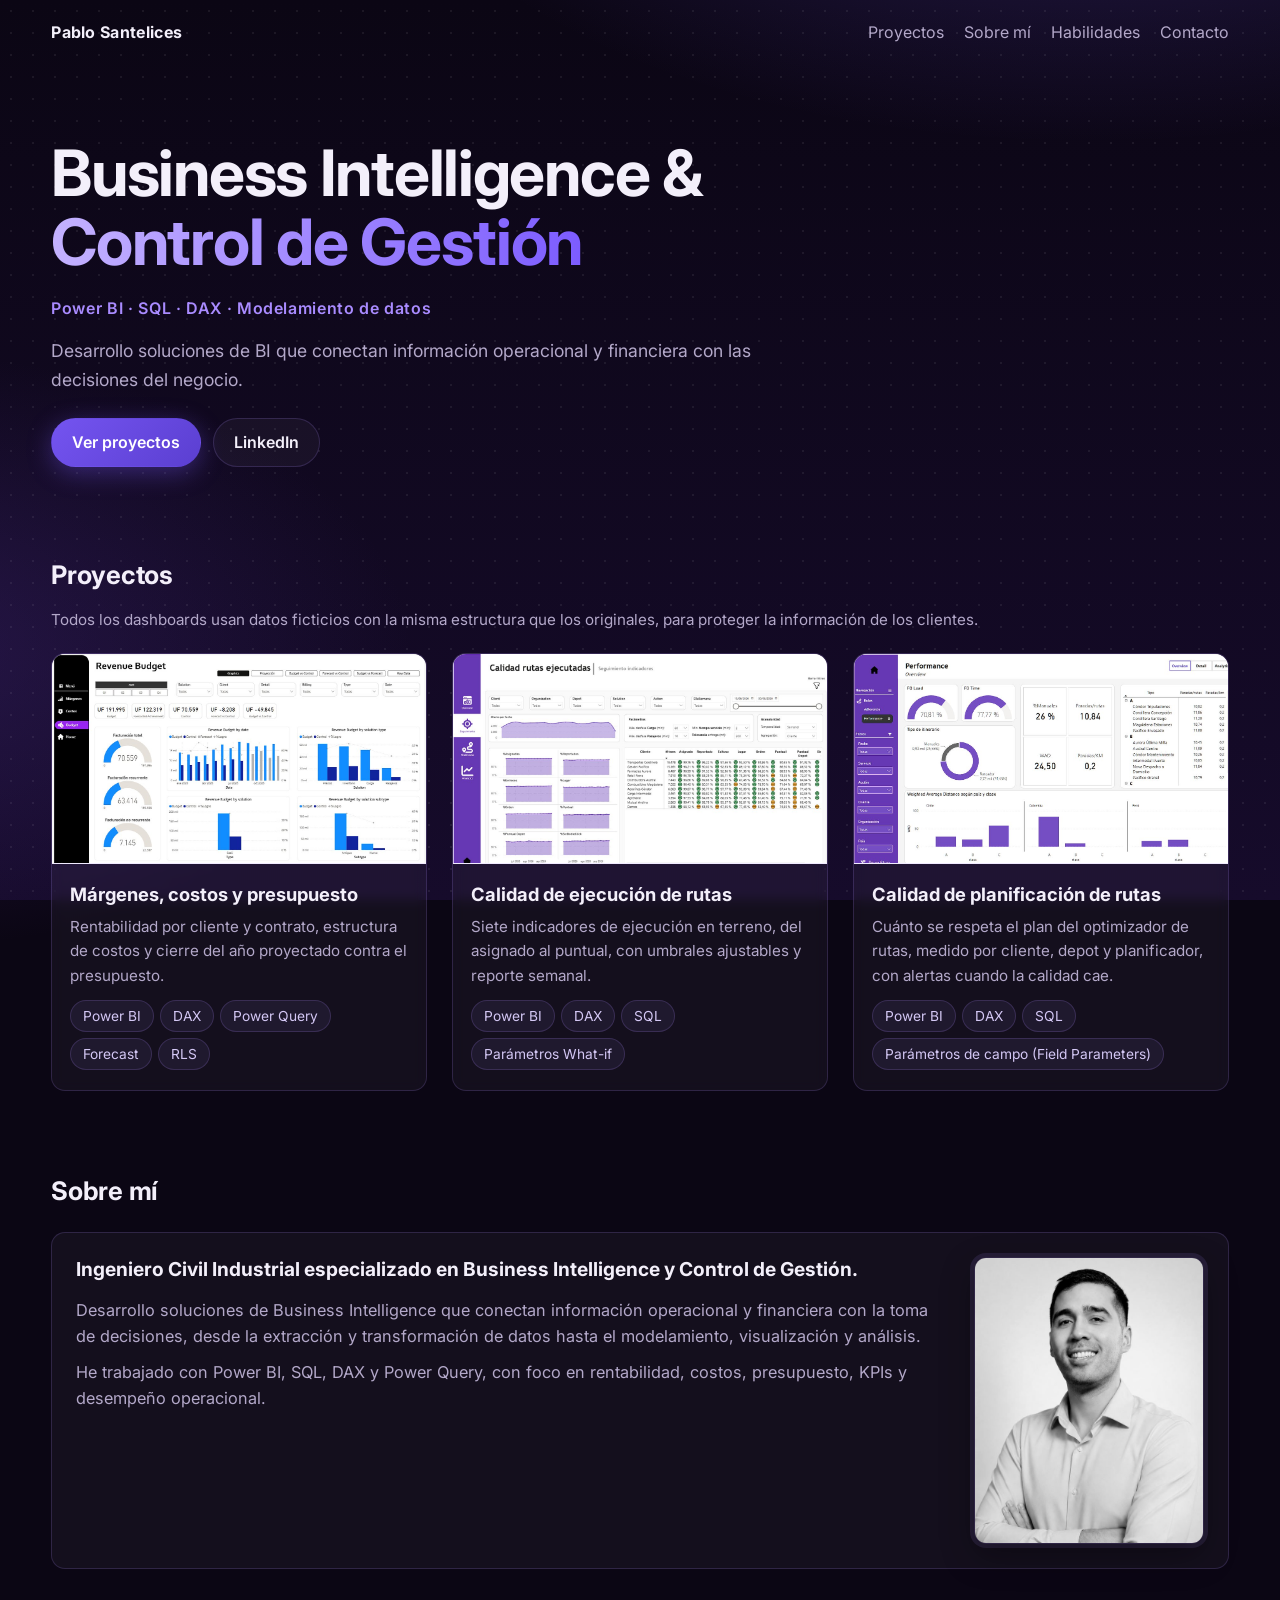
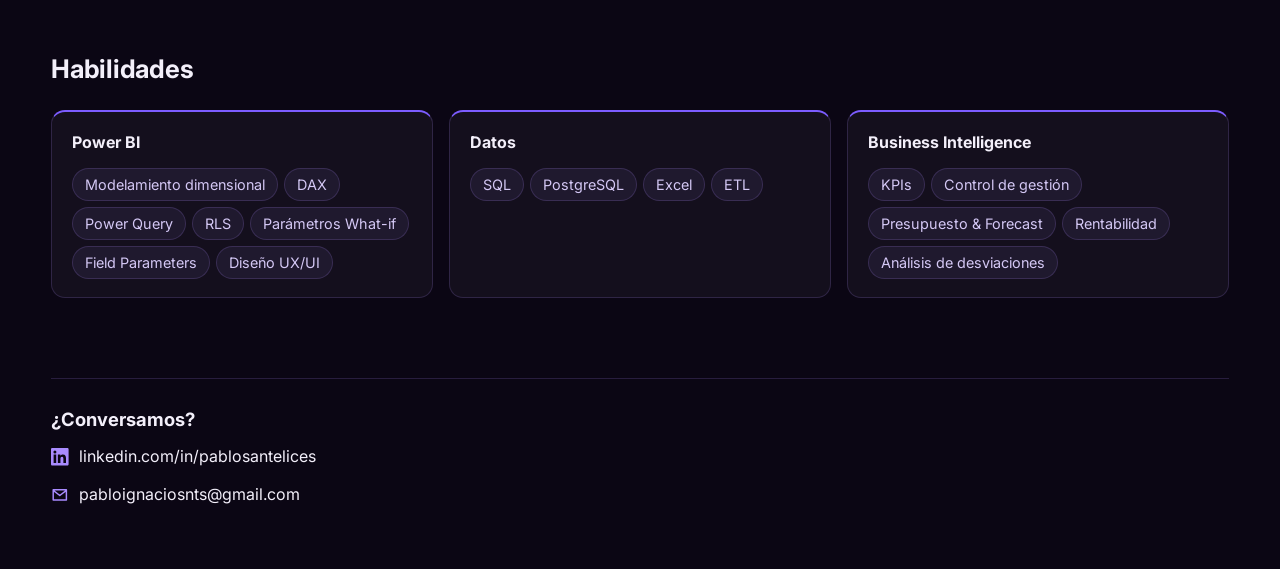
<file: index.html>
<!doctype html>
<html lang="es">
<head>
  <meta charset="utf-8">
  <meta name="viewport" content="width=device-width, initial-scale=1">
  <title>Pablo Santelices · Portafolio BI</title>
  <meta name="description" content="Pablo Santelices, Ingeniero Civil Industrial. Soluciones de Business Intelligence y Control de Gestión con Power BI, SQL y DAX.">
  <link rel="icon" href="assets/img/favicon.svg" type="image/svg+xml">
  <meta property="og:type" content="website">
  <meta property="og:title" content="Pablo Santelices · Business Intelligence & Control de Gestión">
  <meta property="og:description" content="Soluciones de BI que conectan información operacional y financiera con las decisiones del negocio. Power BI · SQL · DAX.">
  <meta property="og:image" content="https://psvntelices.github.io/portafolio_BI/assets/img/og-portada.jpg">
  <meta property="og:url" content="https://psvntelices.github.io/portafolio_BI/">
  <meta name="twitter:card" content="summary_large_image">
  <link rel="preconnect" href="https://fonts.googleapis.com">
  <link href="https://fonts.googleapis.com/css2?family=Inter:wght@400;600;700&display=swap" rel="stylesheet">
  <link rel="stylesheet" href="assets/style.css?v=15">
</head>
<body>
  <div class="wrap">
    <nav class="nav">
      <a class="logo" href="./">Pablo Santelices</a>
      <ul>
        <li><a href="#proyectos">Proyectos</a></li>
        <li><a href="#sobre-mi">Sobre mí</a></li>
        <li><a href="#habilidades">Habilidades</a></li>
        <li><a href="#contacto">Contacto</a></li>
      </ul>
    </nav>

    <main>
    <header class="hero">
      <h1>Business Intelligence&nbsp;&amp;<br><span class="hl">Control de Gestión</span></h1>
      <p class="stack">Power BI · SQL · DAX · Modelamiento&nbsp;de&nbsp;datos</p>
      <p>Desarrollo soluciones de BI que conectan información operacional y financiera con las decisiones del negocio.</p>
      <div class="buttons">
        <a class="btn primary" href="#proyectos">Ver proyectos</a>
        <a class="btn" href="https://www.linkedin.com/in/pablosantelices" target="_blank" rel="noopener">LinkedIn</a>
      </div>
    </header>

    <section id="proyectos">
      <h2>Proyectos</h2>
      <p class="section-note">Todos los dashboards usan datos ficticios con la misma estructura que los originales, para proteger la información de los clientes.</p>
      <div class="grid">

        <a class="card" href="proyectos/margenes.html">
          <img src="assets/img/card-margenes.jpg" alt="Vista Revenue Budget del dashboard de márgenes, costos y presupuesto" loading="lazy">
          <div class="body">
            <h3>Márgenes, costos y presupuesto</h3>
            <p>Rentabilidad por cliente y contrato, estructura de costos y cierre del año proyectado contra el presupuesto.</p>
            <ul class="tags"><li>Power BI</li><li>DAX</li><li>Power Query</li><li>Forecast</li><li>RLS</li></ul>
          </div>
        </a>

        <a class="card" href="proyectos/entrega-perfecta.html">
          <img src="assets/img/card-ejecucion.jpg" alt="Vista de seguimiento de indicadores del dashboard de calidad de ejecución de rutas" loading="lazy">
          <div class="body">
            <h3>Calidad de ejecución de rutas</h3>
            <p>Siete indicadores de ejecución en terreno, del asignado al puntual, con umbrales ajustables y reporte semanal.</p>
            <ul class="tags"><li>Power BI</li><li>DAX</li><li>SQL</li><li>Parámetros What-if</li></ul>
          </div>
        </a>

        <a class="card" href="proyectos/adherencia.html">
          <img src="assets/img/card-planificacion.jpg" alt="Vista Performance del dashboard de calidad de planificación de rutas" loading="lazy">
          <div class="body">
            <h3>Calidad de planificación de rutas</h3>
            <p>Cuánto se respeta el plan del optimizador de rutas, medido por cliente, depot y planificador, con alertas cuando la calidad cae.</p>
            <ul class="tags"><li>Power BI</li><li>DAX</li><li>SQL</li><li>Parámetros&nbsp;de&nbsp;campo (Field&nbsp;Parameters)</li></ul>
          </div>
        </a>

      </div>
    </section>

    <section id="sobre-mi">
      <h2>Sobre mí</h2>
      <div class="about">
        <img class="about-photo" src="assets/img/pablo-bn.jpg" alt="Foto de Pablo Santelices" width="600" height="750" loading="lazy">
        <div class="about-text">
        <p class="about-lead">Ingeniero Civil Industrial especializado en Business Intelligence y Control de Gestión.</p>
        <p>Desarrollo soluciones de Business Intelligence que conectan información operacional y financiera con la toma de decisiones, desde la extracción y transformación de datos hasta el modelamiento, visualización y análisis.</p>
        <p>He trabajado con Power BI, SQL, DAX y Power Query, con foco en rentabilidad, costos, presupuesto, KPIs y desempeño operacional.</p>
        </div>
      </div>
    </section>

    <section id="habilidades">
      <h2>Habilidades</h2>
      <div class="skills skill-groups">
        <div><h3>Power BI</h3><ul class="tags"><li>Modelamiento dimensional</li><li>DAX</li><li>Power Query</li><li>RLS</li><li>Parámetros What-if</li><li>Field Parameters</li><li>Diseño UX/UI</li></ul></div>
        <div><h3>Datos</h3><ul class="tags"><li>SQL</li><li>PostgreSQL</li><li>Excel</li><li>ETL</li></ul></div>
        <div><h3>Business Intelligence</h3><ul class="tags"><li>KPIs</li><li>Control de gestión</li><li>Presupuesto &amp; Forecast</li><li>Rentabilidad</li><li>Análisis de desviaciones</li></ul></div>
      </div>
    </section>

    </main>

    <footer id="contacto">
      <h2 class="contact-title">¿Conversamos?</h2>
      <ul class="contact">
        <li><a href="https://www.linkedin.com/in/pablosantelices" target="_blank" rel="noopener"><svg width="18" height="18" viewBox="0 0 24 24" aria-hidden="true"><path fill="currentColor" d="M20.45 20.45h-3.56v-5.57c0-1.33-.02-3.04-1.85-3.04-1.85 0-2.14 1.45-2.14 2.94v5.67H9.35V9h3.41v1.56h.05c.48-.9 1.64-1.85 3.37-1.85 3.6 0 4.27 2.37 4.27 5.46v6.28zM5.34 7.43a2.06 2.06 0 1 1 0-4.13 2.06 2.06 0 0 1 0 4.13zM7.12 20.45H3.56V9h3.56v11.45zM22.22 0H1.77C.79 0 0 .77 0 1.73v20.54C0 23.23.79 24 1.77 24h20.45c.98 0 1.78-.77 1.78-1.73V1.73C24 .77 23.2 0 22.22 0z"/></svg>linkedin.com/in/pablosantelices</a></li>
        <li><a href="mailto:pabloignaciosnts@gmail.com"><svg width="18" height="18" viewBox="0 0 24 24" aria-hidden="true"><path fill="none" stroke="currentColor" stroke-width="2" stroke-linejoin="round" d="M3 5h18v14H3z M3 6l9 7 9-7"/></svg>pabloignaciosnts@gmail.com</a></li>
      </ul>
    </footer>
  </div>
</body>
</html>
</file>
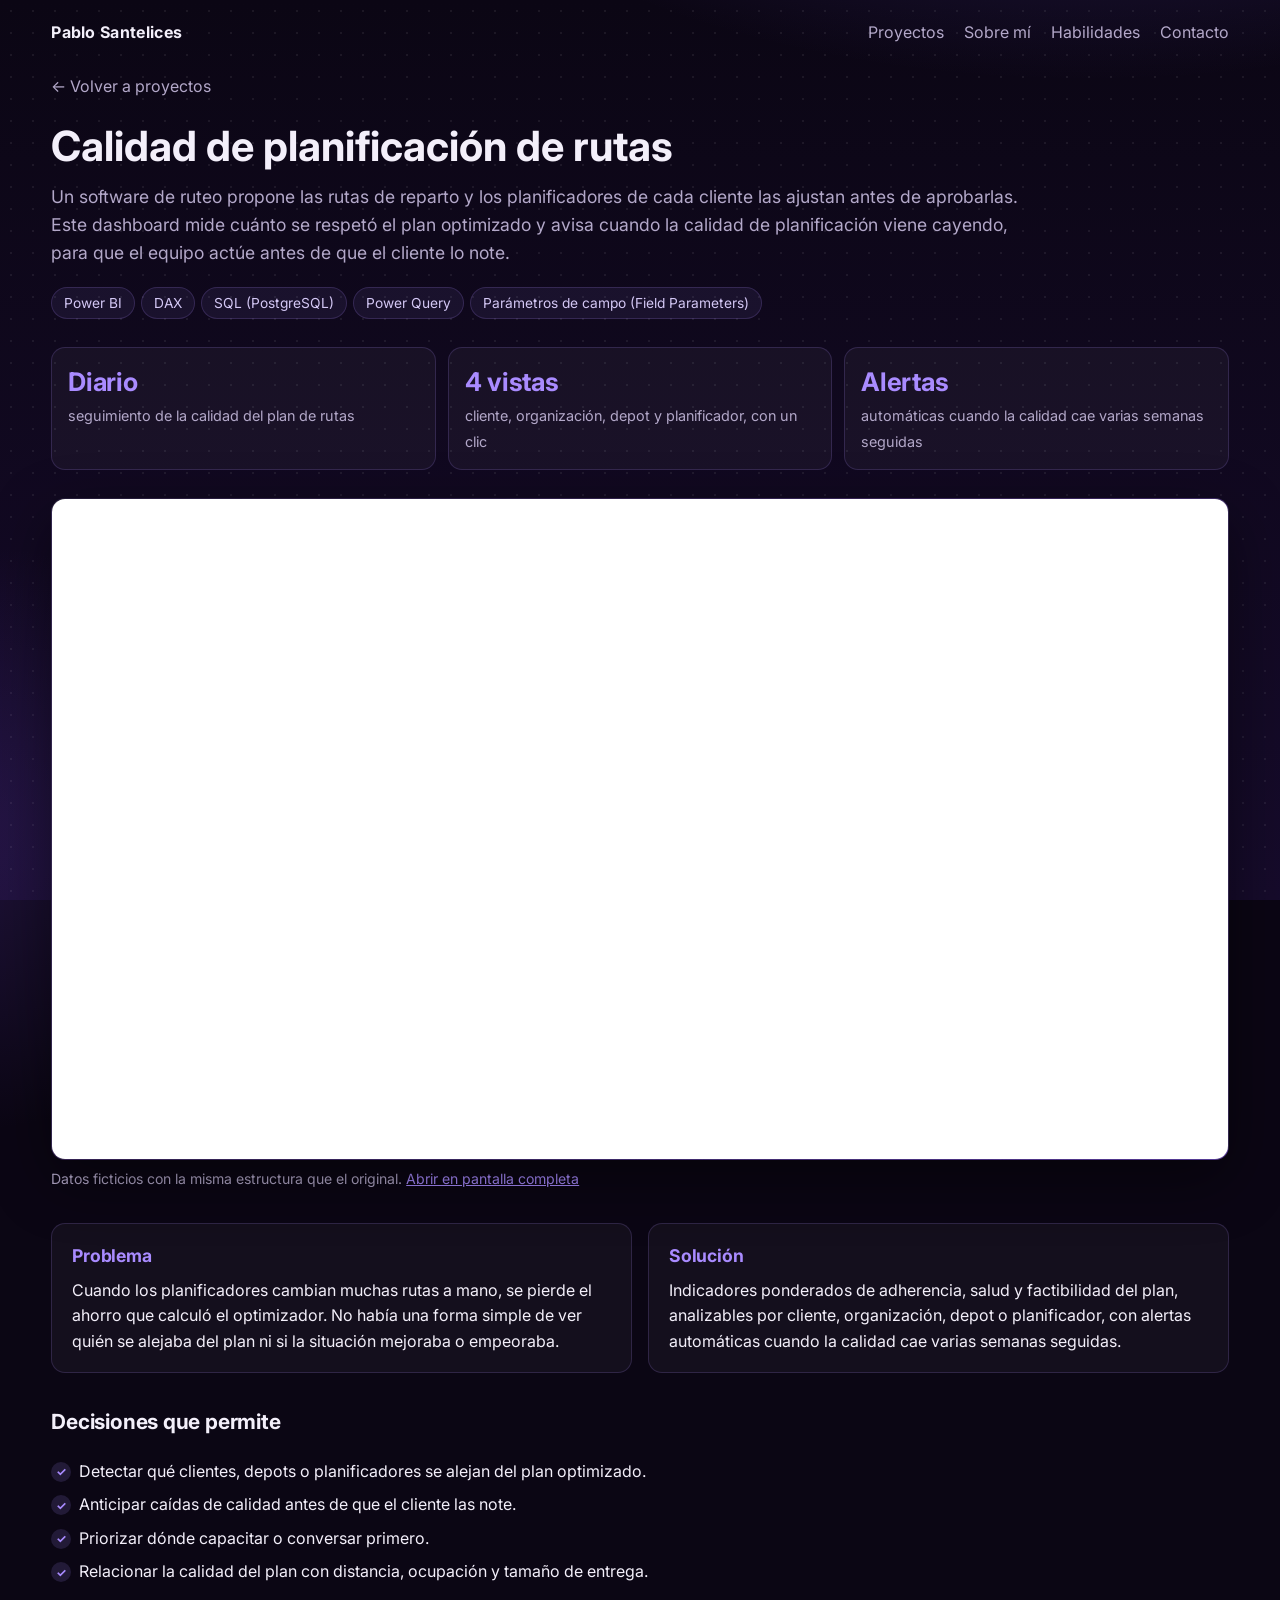
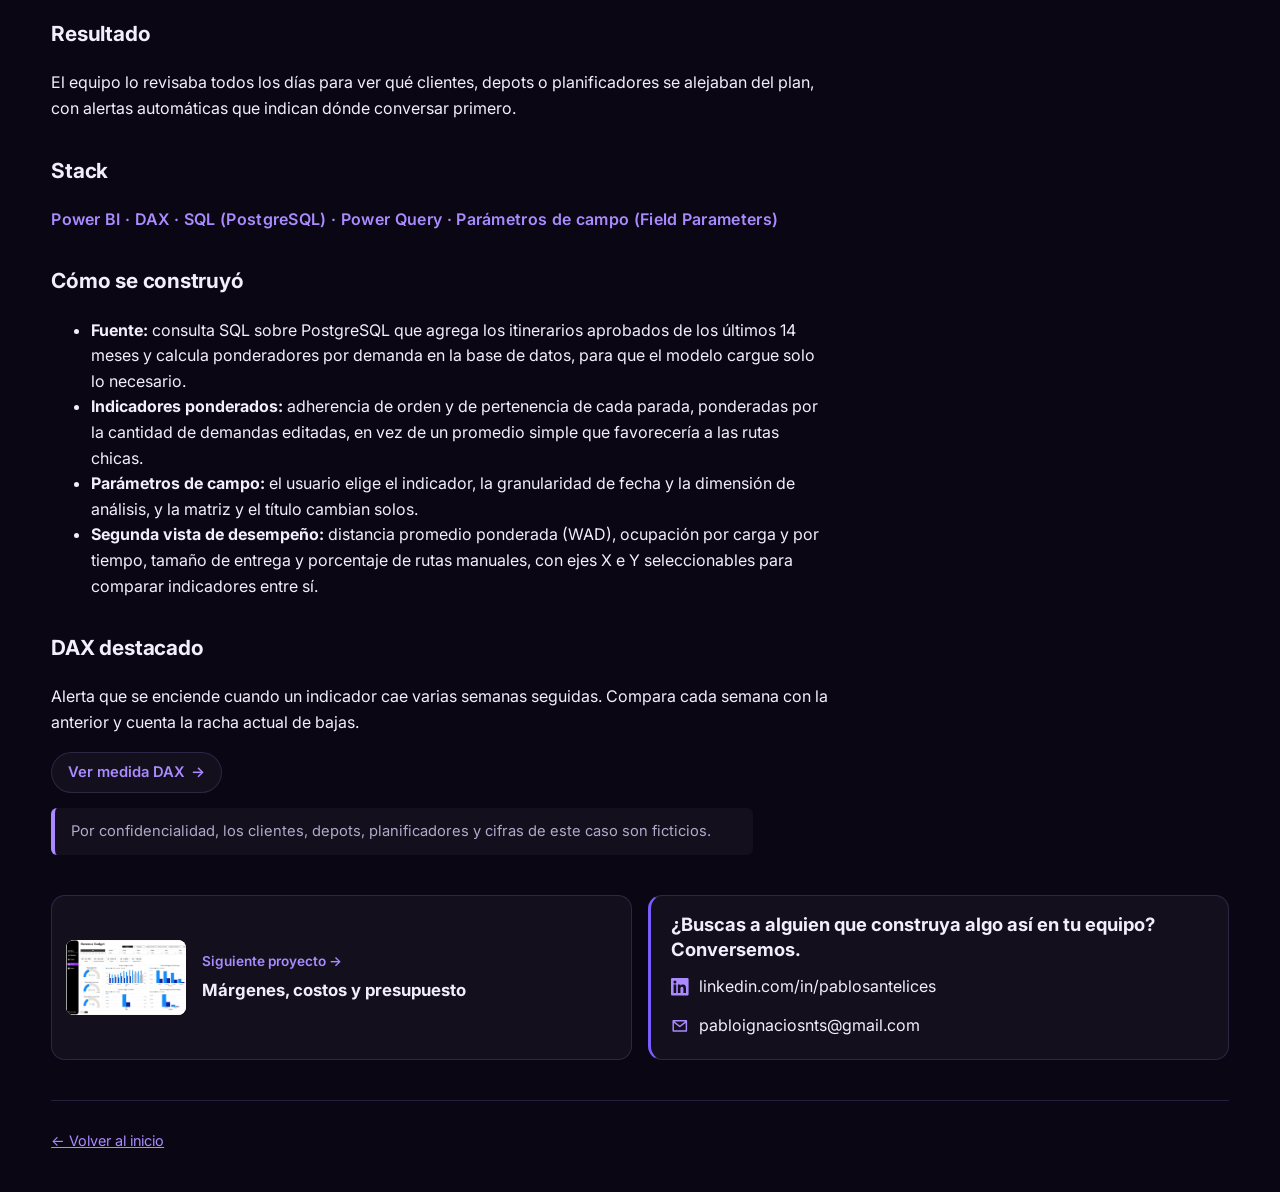
<file: proyectos/adherencia.html>
<!doctype html>
<html lang="es">
<head>
  <meta charset="utf-8">
  <meta name="viewport" content="width=device-width, initial-scale=1">
  <title>Calidad de planificación de rutas · Pablo Santelices</title>
  <meta name="description" content="Dashboard de Power BI que mide qué tanto se respetan las rutas planificadas por un software de ruteo.">
  <link rel="icon" href="../assets/img/favicon.svg" type="image/svg+xml">
  <meta property="og:type" content="article">
  <meta property="og:title" content="Calidad de planificación de rutas · Pablo Santelices">
  <meta property="og:description" content="Dashboard de Power BI que mide qué tanto se respetan las rutas planificadas por un software de ruteo.">
  <meta property="og:image" content="https://psvntelices.github.io/portafolio_BI/assets/img/card-planificacion.jpg">
  <meta property="og:url" content="https://psvntelices.github.io/portafolio_BI/proyectos/adherencia.html">
  <meta name="twitter:card" content="summary_large_image">
  <link rel="preconnect" href="https://fonts.googleapis.com">
  <link href="https://fonts.googleapis.com/css2?family=Inter:wght@400;600;700&display=swap" rel="stylesheet">
  <link rel="stylesheet" href="../assets/style.css?v=15">
</head>
<body>
  <div class="wrap project">
    <nav class="nav">
      <a class="logo" href="../">Pablo Santelices</a>
      <ul>
        <li><a href="../#proyectos">Proyectos</a></li>
        <li><a href="../#sobre-mi">Sobre mí</a></li>
        <li><a href="../#habilidades">Habilidades</a></li>
        <li><a href="../#contacto">Contacto</a></li>
      </ul>
    </nav>
    <a class="back" href="../#proyectos">← Volver a proyectos</a>

    <main>

    <h1>Calidad de planificación de rutas</h1>
    <p class="lead">Un software de ruteo propone las rutas de reparto y los planificadores de cada cliente las ajustan antes de aprobarlas. Este dashboard mide cuánto se respetó el plan optimizado y avisa cuando la calidad de planificación viene cayendo, para que el equipo actúe antes de que el cliente lo note.</p>
    <ul class="tags"><li>Power BI</li><li>DAX</li><li>SQL (PostgreSQL)</li><li>Power Query</li><li>Parámetros&nbsp;de&nbsp;campo (Field&nbsp;Parameters)</li></ul>

    <div class="kpis">
      <div><strong>Diario</strong><span>seguimiento de la calidad del plan de rutas</span></div>
      <div><strong>4 vistas</strong><span>cliente, organización, depot y planificador, con un clic</span></div>
      <div><strong>Alertas</strong><span>automáticas cuando la calidad cae varias semanas seguidas</span></div>
    </div>

    <div class="embed" style="background-image:url(../assets/img/adherencia.jpg)"><iframe title="Informe Calidad de planificación de rutas" src="https://app.powerbi.com/view?r=eyJrIjoiZDQ1M2U2YTEtYTUxYy00YTBhLThiMjQtZDViM2VlYWZiYjNlIiwidCI6ImM2MWExN2VlLTkzODctNDNkYS04NTlmLTZkZjRkOTllOTA5YiJ9" loading="lazy" allowfullscreen></iframe></div>
    <a class="embed-mobile" href="https://app.powerbi.com/view?r=eyJrIjoiZDQ1M2U2YTEtYTUxYy00YTBhLThiMjQtZDViM2VlYWZiYjNlIiwidCI6ImM2MWExN2VlLTkzODctNDNkYS04NTlmLTZkZjRkOTllOTA5YiJ9" target="_blank" rel="noopener"><img src="../assets/img/card-planificacion.jpg" alt="Vista del dashboard Calidad de planificación de rutas" loading="lazy"><span>Abrir informe interactivo ↗</span></a>
    <p class="embed-note">Datos ficticios con la misma estructura que el original. <a href="https://app.powerbi.com/view?r=eyJrIjoiZDQ1M2U2YTEtYTUxYy00YTBhLThiMjQtZDViM2VlYWZiYjNlIiwidCI6ImM2MWExN2VlLTkzODctNDNkYS04NTlmLTZkZjRkOTllOTA5YiJ9" target="_blank" rel="noopener">Abrir en pantalla completa</a></p>

    <div class="biz">
      <div><h2>Problema</h2><p>Cuando los planificadores cambian muchas rutas a mano, se pierde el ahorro que calculó el optimizador. No había una forma simple de ver quién se alejaba del plan ni si la situación mejoraba o empeoraba.</p></div>
      <div><h2>Solución</h2><p>Indicadores ponderados de adherencia, salud y factibilidad del plan, analizables por cliente, organización, depot o planificador, con alertas automáticas cuando la calidad cae varias semanas seguidas.</p></div>
    </div>

    <h2>Decisiones que permite</h2>
    <ul class="checks">
      <li>Detectar qué clientes, depots o planificadores se alejan del plan optimizado.</li>
      <li>Anticipar caídas de calidad antes de que el cliente las note.</li>
      <li>Priorizar dónde capacitar o conversar primero.</li>
      <li>Relacionar la calidad del plan con distancia, ocupación y tamaño de entrega.</li>
    </ul>

    <h2>Resultado</h2>
    <p>El equipo lo revisaba todos los días para ver qué clientes, depots o planificadores se alejaban del plan, con alertas automáticas que indican dónde conversar primero.</p>

    <h2>Stack</h2>
    <p class="stack-line">Power BI · DAX · SQL (PostgreSQL) · Power&nbsp;Query · Parámetros de campo (Field Parameters)</p>

    <h2>Cómo se construyó</h2>
    <ul>
      <li><strong>Fuente:</strong> consulta SQL sobre PostgreSQL que agrega los itinerarios aprobados de los últimos 14 meses y calcula ponderadores por demanda en la base de datos, para que el modelo cargue solo lo necesario.</li>
      <li><strong>Indicadores ponderados:</strong> adherencia de orden y de pertenencia de cada parada, ponderadas por la cantidad de demandas editadas, en vez de un promedio simple que favorecería a las rutas chicas.</li>
      <li><strong>Parámetros de campo:</strong> el usuario elige el indicador, la granularidad de fecha y la dimensión de análisis, y la matriz y el título cambian solos.</li>
      <li><strong>Segunda vista de desempeño:</strong> distancia promedio ponderada (WAD), ocupación por carga y por tiempo, tamaño de entrega y porcentaje de rutas manuales, con ejes X e Y seleccionables para comparar indicadores entre sí.</li>
    </ul>

    <h2>DAX destacado</h2>
    <p>Alerta que se enciende cuando un indicador cae varias semanas seguidas. Compara cada semana con la anterior y cuenta la racha actual de bajas.</p>
    <details class="dax">
      <summary>Ver medida DAX <span class="arrow">→</span></summary>
      <pre><code>AvisoAdherencia =
VAR UltimaSemana = MAXX ( ALL ( Adherencia ), MAX ( Calendario[Semana] ) )
VAR PorSemana =
    ADDCOLUMNS (
        SUMMARIZE ( Adherencia, Calendario[Semana] ),
        "Valor", DIVIDE ( SUM ( Adherencia[ponderador_adherencia] ),
                          SUM ( Adherencia[edited_demands_divisor] ) )
    )
VAR ConTendencia =
    ADDCOLUMNS ( PorSemana, "Baja",
        VAR S = [Semana]
        VAR Ant = MAXX ( FILTER ( PorSemana, [Semana] &lt; S ), [Semana] )
        VAR ValorAnt = MAXX ( FILTER ( PorSemana, [Semana] = Ant ), [Valor] )
        RETURN IF ( NOT ISBLANK ( ValorAnt ) &amp;&amp; [Valor] &lt; ValorAnt, 1, 0 ) )
VAR UltimaSinBaja = MAXX ( FILTER ( ConTendencia, [Semana] &lt;= UltimaSemana &amp;&amp; [Baja] = 0 ), [Semana] )
VAR Racha = COUNTROWS ( FILTER ( ConTendencia, [Semana] &gt; UltimaSinBaja &amp;&amp; [Semana] &lt;= UltimaSemana ) )
RETURN IF ( Racha &gt;= 2, "⚠️ 3 semanas bajando", "OK" )</code></pre>
    </details>

    <p class="note">Por confidencialidad, los clientes, depots, planificadores y cifras de este caso son ficticios.</p>

    </main>

    <div class="next-steps">
      <a class="next-card" href="margenes.html">
        <img src="../assets/img/card-margenes.jpg" alt="" loading="lazy">
        <div><span class="next-label">Siguiente proyecto →</span><strong>Márgenes, costos y presupuesto</strong></div>
      </a>
      <div class="cta">
        <h2 class="contact-title">¿Buscas a alguien que construya algo así en tu equipo? Conversemos.</h2>
        <ul class="contact">
          <li><a href="https://www.linkedin.com/in/pablosantelices" target="_blank" rel="noopener"><svg width="18" height="18" viewBox="0 0 24 24" aria-hidden="true"><path fill="currentColor" d="M20.45 20.45h-3.56v-5.57c0-1.33-.02-3.04-1.85-3.04-1.85 0-2.14 1.45-2.14 2.94v5.67H9.35V9h3.41v1.56h.05c.48-.9 1.64-1.85 3.37-1.85 3.6 0 4.27 2.37 4.27 5.46v6.28zM5.34 7.43a2.06 2.06 0 1 1 0-4.13 2.06 2.06 0 0 1 0 4.13zM7.12 20.45H3.56V9h3.56v11.45zM22.22 0H1.77C.79 0 0 .77 0 1.73v20.54C0 23.23.79 24 1.77 24h20.45c.98 0 1.78-.77 1.78-1.73V1.73C24 .77 23.2 0 22.22 0z"/></svg>linkedin.com/in/pablosantelices</a></li>
          <li><a href="mailto:pabloignaciosnts@gmail.com"><svg width="18" height="18" viewBox="0 0 24 24" aria-hidden="true"><path fill="none" stroke="currentColor" stroke-width="2" stroke-linejoin="round" d="M3 5h18v14H3z M3 6l9 7 9-7"/></svg>pabloignaciosnts@gmail.com</a></li>
        </ul>
      </div>
    </div>

    <footer>
      <a href="../">← Volver al inicio</a>
    </footer>
  </div>
</body>
</html>
</file>
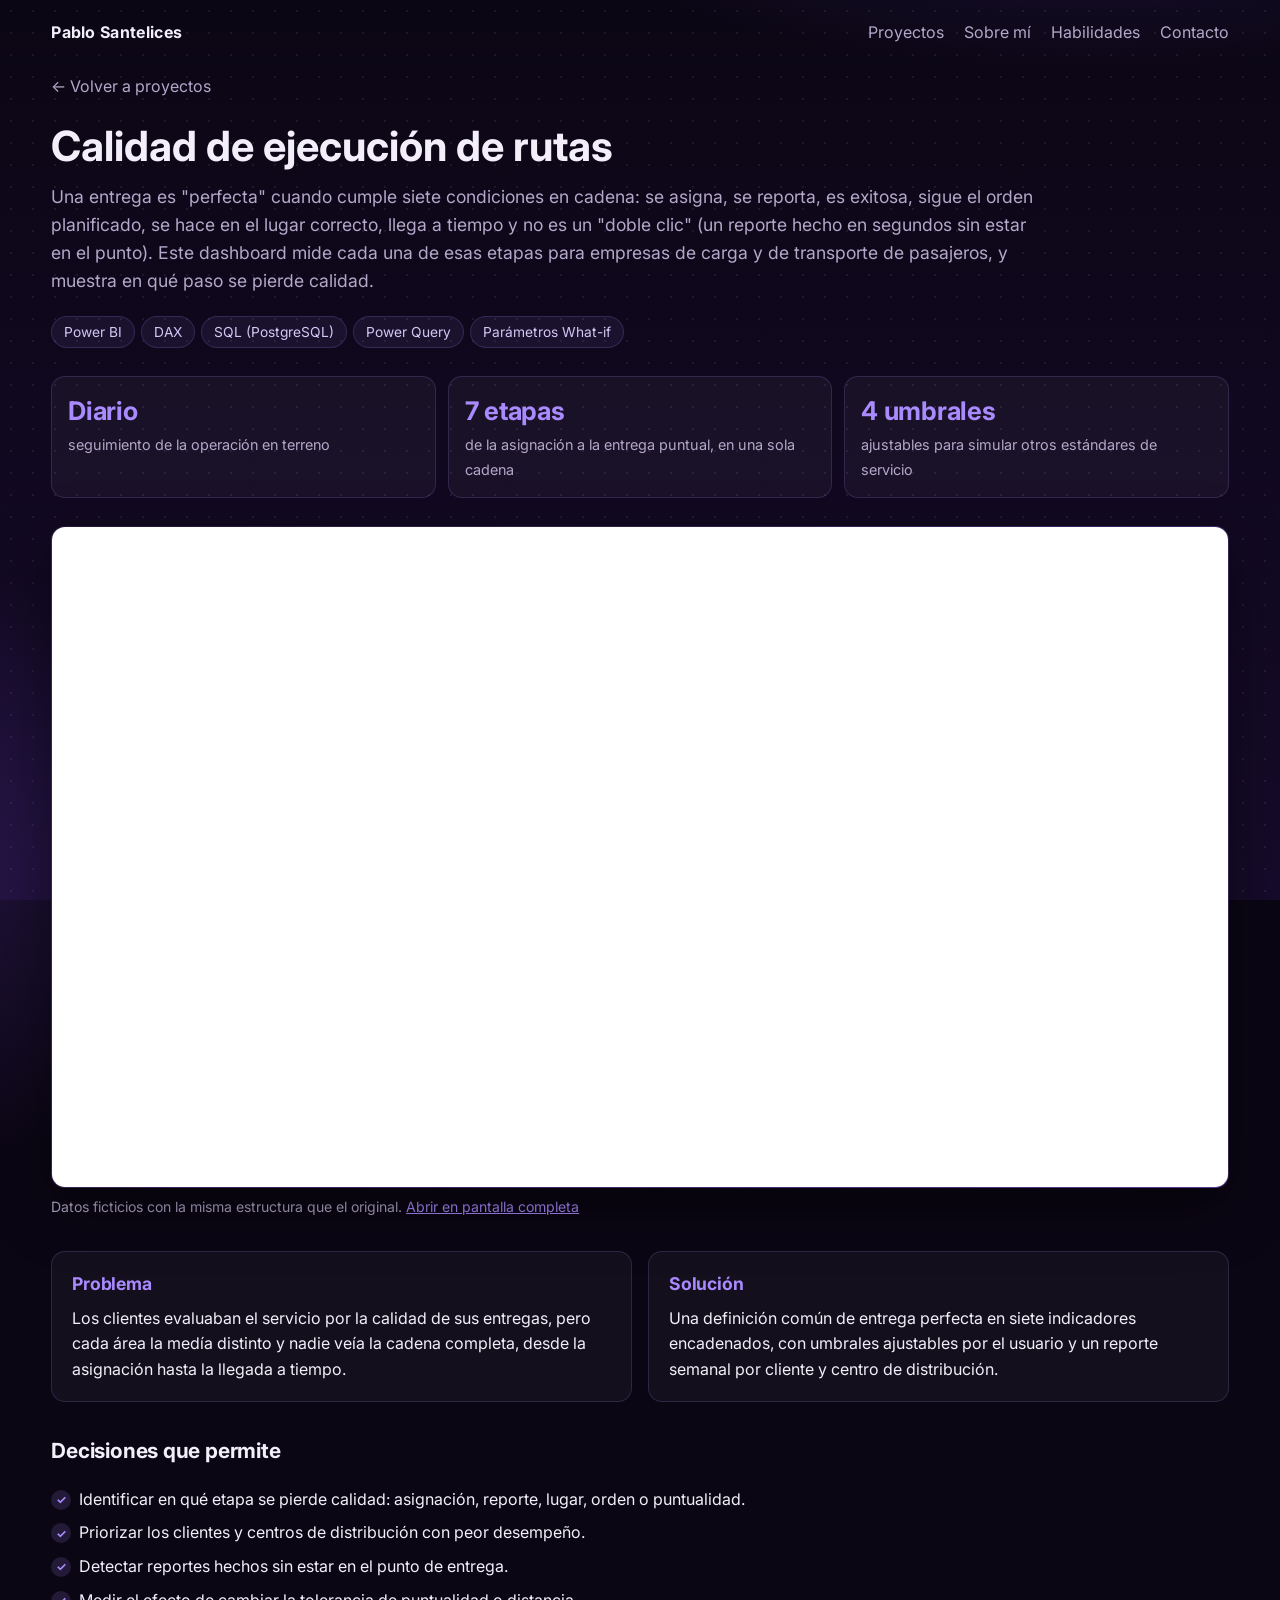
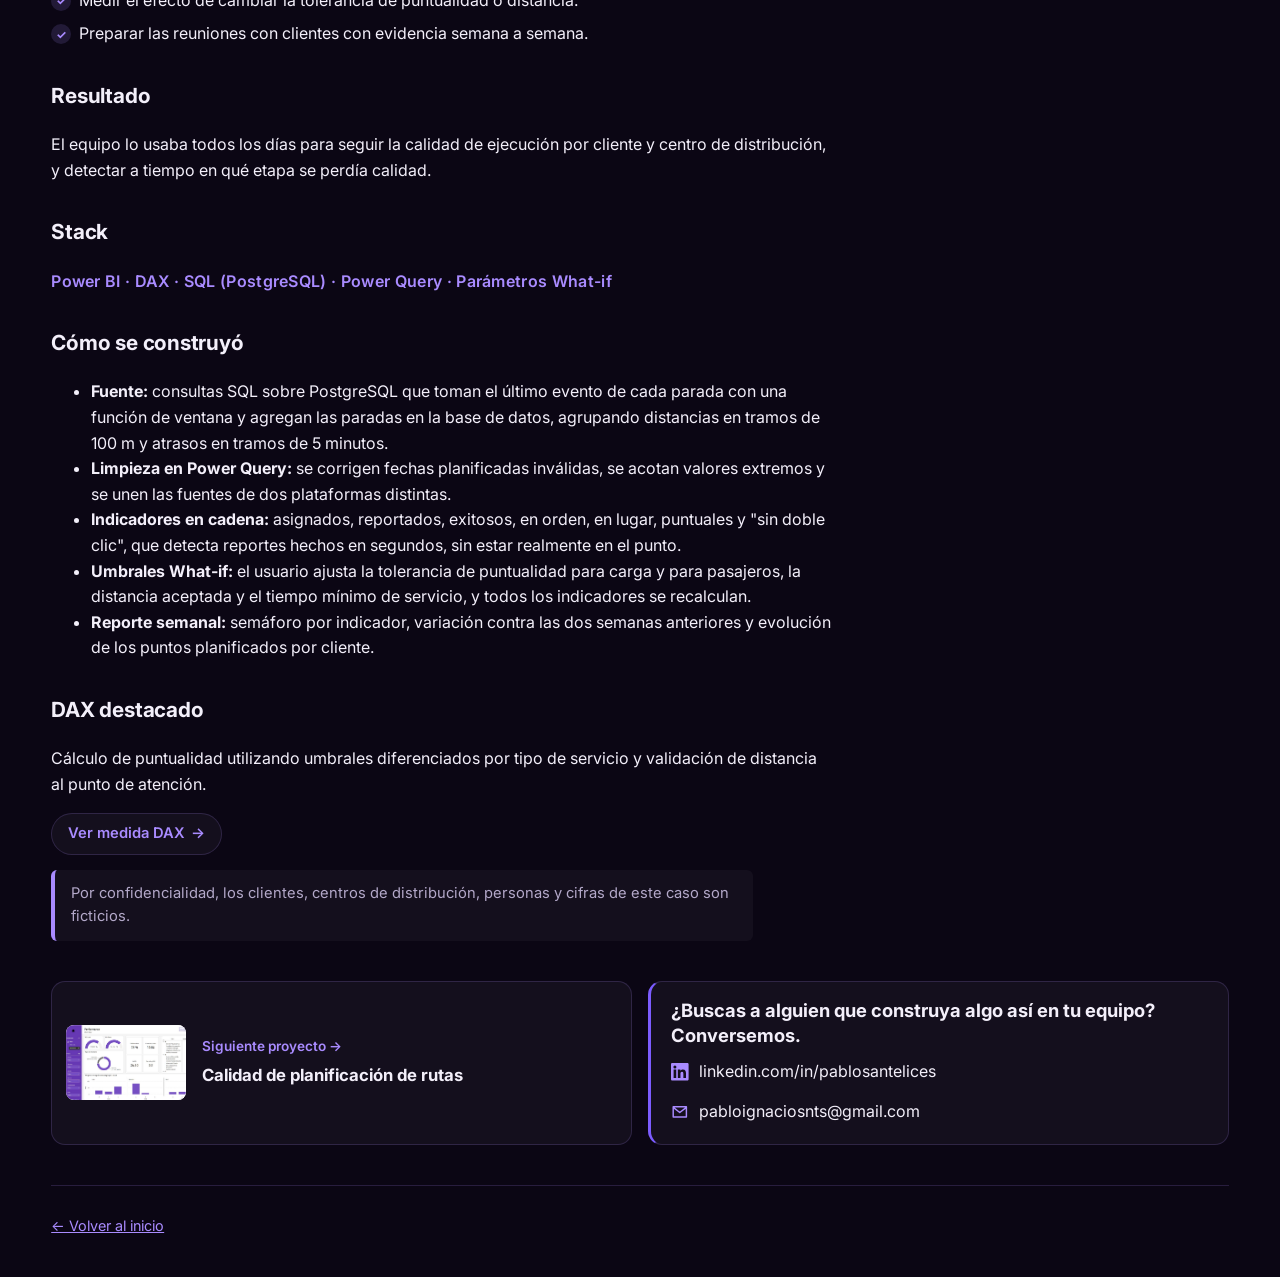
<file: proyectos/entrega-perfecta.html>
<!doctype html>
<html lang="es">
<head>
  <meta charset="utf-8">
  <meta name="viewport" content="width=device-width, initial-scale=1">
  <title>Calidad de ejecución de rutas · Pablo Santelices</title>
  <meta name="description" content="Dashboard de Power BI que mide la calidad de ejecución de entregas y traslados en terreno.">
  <link rel="icon" href="../assets/img/favicon.svg" type="image/svg+xml">
  <meta property="og:type" content="article">
  <meta property="og:title" content="Calidad de ejecución de rutas · Pablo Santelices">
  <meta property="og:description" content="Dashboard de Power BI que mide la calidad de ejecución de entregas y traslados en terreno.">
  <meta property="og:image" content="https://psvntelices.github.io/portafolio_BI/assets/img/card-ejecucion.jpg">
  <meta property="og:url" content="https://psvntelices.github.io/portafolio_BI/proyectos/entrega-perfecta.html">
  <meta name="twitter:card" content="summary_large_image">
  <link rel="preconnect" href="https://fonts.googleapis.com">
  <link href="https://fonts.googleapis.com/css2?family=Inter:wght@400;600;700&display=swap" rel="stylesheet">
  <link rel="stylesheet" href="../assets/style.css?v=15">
</head>
<body>
  <div class="wrap project">
    <nav class="nav">
      <a class="logo" href="../">Pablo Santelices</a>
      <ul>
        <li><a href="../#proyectos">Proyectos</a></li>
        <li><a href="../#sobre-mi">Sobre mí</a></li>
        <li><a href="../#habilidades">Habilidades</a></li>
        <li><a href="../#contacto">Contacto</a></li>
      </ul>
    </nav>
    <a class="back" href="../#proyectos">← Volver a proyectos</a>

    <main>

    <h1>Calidad de ejecución de rutas</h1>
    <p class="lead">Una entrega es "perfecta" cuando cumple siete condiciones en cadena: se asigna, se reporta, es exitosa, sigue el orden planificado, se hace en el lugar correcto, llega a tiempo y no es un "doble clic" (un reporte hecho en segundos sin estar en el punto). Este dashboard mide cada una de esas etapas para empresas de carga y de transporte de pasajeros, y muestra en qué paso se pierde calidad.</p>
    <ul class="tags"><li>Power BI</li><li>DAX</li><li>SQL (PostgreSQL)</li><li>Power Query</li><li>Parámetros What-if</li></ul>

    <div class="kpis">
      <div><strong>Diario</strong><span>seguimiento de la operación en terreno</span></div>
      <div><strong>7 etapas</strong><span>de la asignación a la entrega puntual, en una sola cadena</span></div>
      <div><strong>4 umbrales</strong><span>ajustables para simular otros estándares de servicio</span></div>
    </div>

    <div class="embed" style="background-image:url(../assets/img/entrega-perfecta.jpg)"><iframe title="Informe Calidad de ejecución de rutas" src="https://app.powerbi.com/view?r=eyJrIjoiMjUxODkxY2MtZWQ0Zi00OWVlLThiOWItZjBiZDc5MzQxZjcwIiwidCI6ImM2MWExN2VlLTkzODctNDNkYS04NTlmLTZkZjRkOTllOTA5YiJ9" loading="lazy" allowfullscreen></iframe></div>
    <a class="embed-mobile" href="https://app.powerbi.com/view?r=eyJrIjoiMjUxODkxY2MtZWQ0Zi00OWVlLThiOWItZjBiZDc5MzQxZjcwIiwidCI6ImM2MWExN2VlLTkzODctNDNkYS04NTlmLTZkZjRkOTllOTA5YiJ9" target="_blank" rel="noopener"><img src="../assets/img/card-ejecucion.jpg" alt="Vista del dashboard Calidad de ejecución de rutas" loading="lazy"><span>Abrir informe interactivo ↗</span></a>
    <p class="embed-note">Datos ficticios con la misma estructura que el original. <a href="https://app.powerbi.com/view?r=eyJrIjoiMjUxODkxY2MtZWQ0Zi00OWVlLThiOWItZjBiZDc5MzQxZjcwIiwidCI6ImM2MWExN2VlLTkzODctNDNkYS04NTlmLTZkZjRkOTllOTA5YiJ9" target="_blank" rel="noopener">Abrir en pantalla completa</a></p>

    <div class="biz">
      <div><h2>Problema</h2><p>Los clientes evaluaban el servicio por la calidad de sus entregas, pero cada área la medía distinto y nadie veía la cadena completa, desde la asignación hasta la llegada a tiempo.</p></div>
      <div><h2>Solución</h2><p>Una definición común de entrega perfecta en siete indicadores encadenados, con umbrales ajustables por el usuario y un reporte semanal por cliente y centro de distribución.</p></div>
    </div>

    <h2>Decisiones que permite</h2>
    <ul class="checks">
      <li>Identificar en qué etapa se pierde calidad: asignación, reporte, lugar, orden o puntualidad.</li>
      <li>Priorizar los clientes y centros de distribución con peor desempeño.</li>
      <li>Detectar reportes hechos sin estar en el punto de entrega.</li>
      <li>Medir el efecto de cambiar la tolerancia de puntualidad o distancia.</li>
      <li>Preparar las reuniones con clientes con evidencia semana a semana.</li>
    </ul>

    <h2>Resultado</h2>
    <p>El equipo lo usaba todos los días para seguir la calidad de ejecución por cliente y centro de distribución, y detectar a tiempo en qué etapa se perdía calidad.</p>

    <h2>Stack</h2>
    <p class="stack-line">Power BI · DAX · SQL (PostgreSQL) · Power&nbsp;Query · Parámetros What-if</p>

    <h2>Cómo se construyó</h2>
    <ul>
      <li><strong>Fuente:</strong> consultas SQL sobre PostgreSQL que toman el último evento de cada parada con una función de ventana y agregan las paradas en la base de datos, agrupando distancias en tramos de 100 m y atrasos en tramos de 5 minutos.</li>
      <li><strong>Limpieza en Power Query:</strong> se corrigen fechas planificadas inválidas, se acotan valores extremos y se unen las fuentes de dos plataformas distintas.</li>
      <li><strong>Indicadores en cadena:</strong> asignados, reportados, exitosos, en orden, en lugar, puntuales y "sin doble clic", que detecta reportes hechos en segundos, sin estar realmente en el punto.</li>
      <li><strong>Umbrales What-if:</strong> el usuario ajusta la tolerancia de puntualidad para carga y para pasajeros, la distancia aceptada y el tiempo mínimo de servicio, y todos los indicadores se recalculan.</li>
      <li><strong>Reporte semanal:</strong> semáforo por indicador, variación contra las dos semanas anteriores y evolución de los puntos planificados por cliente.</li>
    </ul>

    <h2>DAX destacado</h2>
    <p>Cálculo de puntualidad utilizando umbrales diferenciados por tipo de servicio y validación de distancia al punto de atención.</p>
    <details class="dax">
      <summary>Ver medida DAX <span class="arrow">→</span></summary>
      <pre><code>TotalPuntuales =
VAR MinCarga = [Valor de PuntualidadCarga]
VAR MinPasajeros = [Valor de PuntualidadPasajeros]
VAR Distancia = [Valor de Distancias]
RETURN
CALCULATE (
    SUM ( EntregaPerfecta[traslado_reportado] ),
    EntregaPerfecta[item_type] IN { "STOP", "EXTRA_STOP" },
    EntregaPerfecta[ruta_iniciada] = 1,
    FILTER (
        EntregaPerfecta,
        NOT ISBLANK ( EntregaPerfecta[delta_minutos] )
            &amp;&amp; ( EntregaPerfecta[metros_arribo] &lt;= Distancia
                 || EntregaPerfecta[metros_reporte] &lt;= Distancia )
            &amp;&amp; IF ( EntregaPerfecta[servicio] = "Carga",
                   EntregaPerfecta[delta_minutos] &lt;= MinCarga,
                   EntregaPerfecta[delta_minutos] &lt;= MinPasajeros )
    )
)</code></pre>
    </details>

    <p class="note">Por confidencialidad, los clientes, centros de distribución, personas y cifras de este caso son ficticios.</p>

    </main>

    <div class="next-steps">
      <a class="next-card" href="adherencia.html">
        <img src="../assets/img/card-planificacion.jpg" alt="" loading="lazy">
        <div><span class="next-label">Siguiente proyecto →</span><strong>Calidad de planificación de rutas</strong></div>
      </a>
      <div class="cta">
        <h2 class="contact-title">¿Buscas a alguien que construya algo así en tu equipo? Conversemos.</h2>
        <ul class="contact">
          <li><a href="https://www.linkedin.com/in/pablosantelices" target="_blank" rel="noopener"><svg width="18" height="18" viewBox="0 0 24 24" aria-hidden="true"><path fill="currentColor" d="M20.45 20.45h-3.56v-5.57c0-1.33-.02-3.04-1.85-3.04-1.85 0-2.14 1.45-2.14 2.94v5.67H9.35V9h3.41v1.56h.05c.48-.9 1.64-1.85 3.37-1.85 3.6 0 4.27 2.37 4.27 5.46v6.28zM5.34 7.43a2.06 2.06 0 1 1 0-4.13 2.06 2.06 0 0 1 0 4.13zM7.12 20.45H3.56V9h3.56v11.45zM22.22 0H1.77C.79 0 0 .77 0 1.73v20.54C0 23.23.79 24 1.77 24h20.45c.98 0 1.78-.77 1.78-1.73V1.73C24 .77 23.2 0 22.22 0z"/></svg>linkedin.com/in/pablosantelices</a></li>
          <li><a href="mailto:pabloignaciosnts@gmail.com"><svg width="18" height="18" viewBox="0 0 24 24" aria-hidden="true"><path fill="none" stroke="currentColor" stroke-width="2" stroke-linejoin="round" d="M3 5h18v14H3z M3 6l9 7 9-7"/></svg>pabloignaciosnts@gmail.com</a></li>
        </ul>
      </div>
    </div>

    <footer>
      <a href="../">← Volver al inicio</a>
    </footer>
  </div>
</body>
</html>
</file>
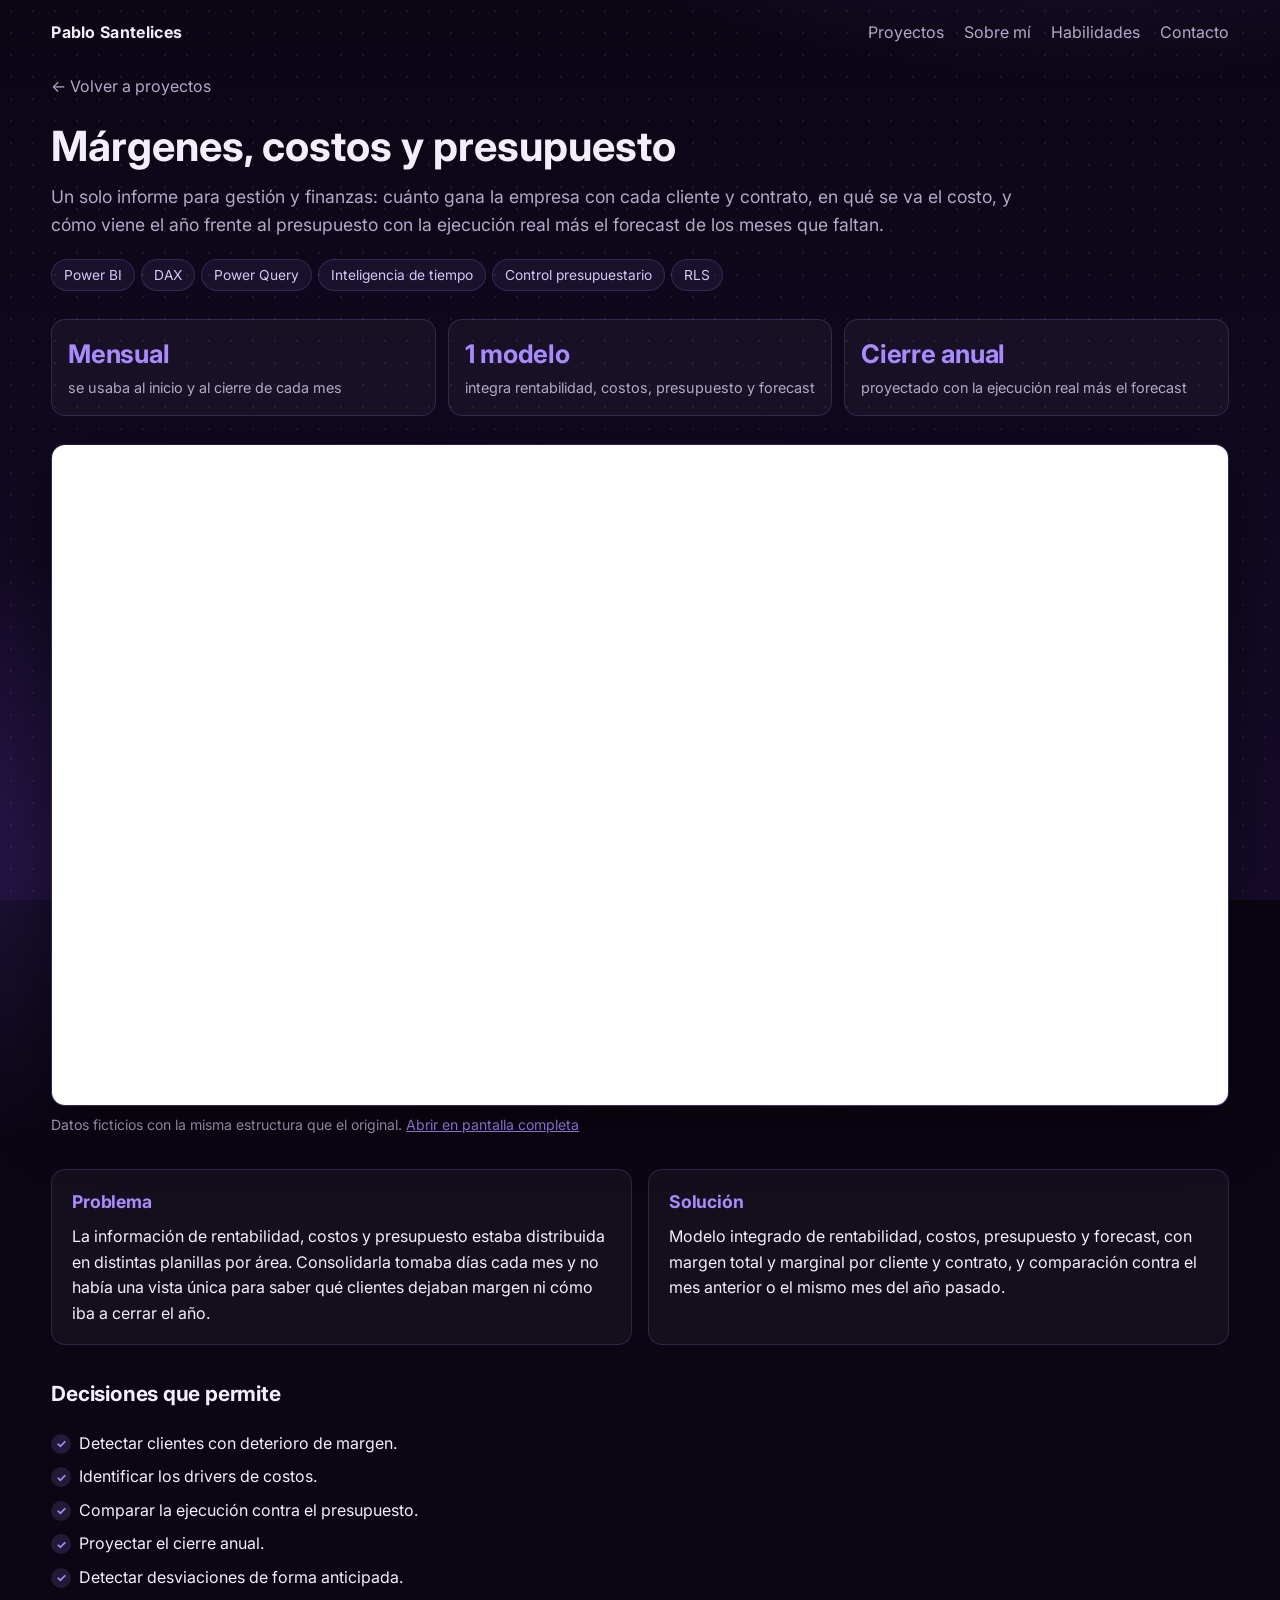
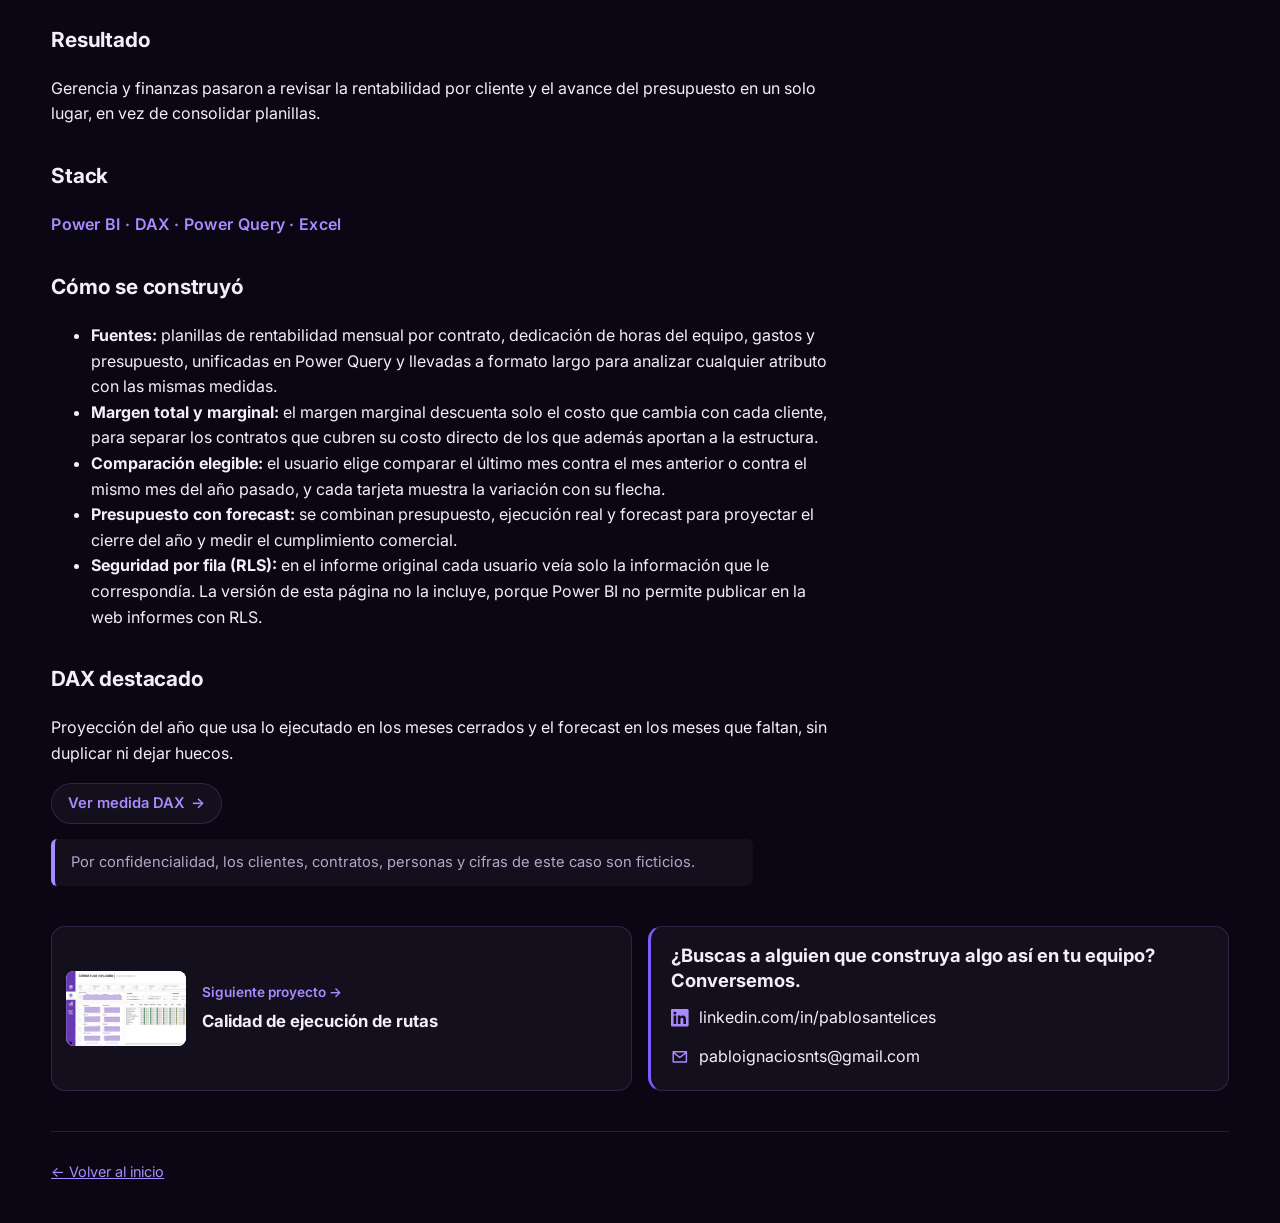
<file: proyectos/margenes.html>
<!doctype html>
<html lang="es">
<head>
  <meta charset="utf-8">
  <meta name="viewport" content="width=device-width, initial-scale=1">
  <title>Márgenes, costos y presupuesto · Pablo Santelices</title>
  <meta name="description" content="Dashboard de Power BI de rentabilidad por cliente y contrato, estructura de costos y control presupuestario con forecast.">
  <link rel="icon" href="../assets/img/favicon.svg" type="image/svg+xml">
  <meta property="og:type" content="article">
  <meta property="og:title" content="Márgenes, costos y presupuesto · Pablo Santelices">
  <meta property="og:description" content="Dashboard de Power BI de rentabilidad por cliente y contrato, estructura de costos y control presupuestario con forecast.">
  <meta property="og:image" content="https://psvntelices.github.io/portafolio_BI/assets/img/card-margenes.jpg">
  <meta property="og:url" content="https://psvntelices.github.io/portafolio_BI/proyectos/margenes.html">
  <meta name="twitter:card" content="summary_large_image">
  <link rel="preconnect" href="https://fonts.googleapis.com">
  <link href="https://fonts.googleapis.com/css2?family=Inter:wght@400;600;700&display=swap" rel="stylesheet">
  <link rel="stylesheet" href="../assets/style.css?v=15">
</head>
<body>
  <div class="wrap project">
    <nav class="nav">
      <a class="logo" href="../">Pablo Santelices</a>
      <ul>
        <li><a href="../#proyectos">Proyectos</a></li>
        <li><a href="../#sobre-mi">Sobre mí</a></li>
        <li><a href="../#habilidades">Habilidades</a></li>
        <li><a href="../#contacto">Contacto</a></li>
      </ul>
    </nav>
    <a class="back" href="../#proyectos">← Volver a proyectos</a>

    <main>

    <h1>Márgenes, costos y presupuesto</h1>
    <p class="lead">Un solo informe para gestión y finanzas: cuánto gana la empresa con cada cliente y contrato, en qué se va el costo, y cómo viene el año frente al presupuesto con la ejecución real más el forecast de los meses que faltan.</p>
    <ul class="tags"><li>Power BI</li><li>DAX</li><li>Power Query</li><li>Inteligencia de tiempo</li><li>Control presupuestario</li><li>RLS</li></ul>

    <div class="kpis">
      <div><strong>Mensual</strong><span>se usaba al inicio y al cierre de cada mes</span></div>
      <div><strong>1 modelo</strong><span>integra rentabilidad, costos, presupuesto y forecast</span></div>
      <div><strong>Cierre anual</strong><span>proyectado con la ejecución real más el forecast</span></div>
    </div>

    <div class="embed" style="background-image:url(../assets/img/margenes.jpg)"><iframe title="Informe Márgenes, costos y presupuesto" src="https://app.powerbi.com/view?r=eyJrIjoiZTQ0MjA1ZTMtMDQ3Yi00YTc5LWI3MWItNzg0OTg3ZjUwOWY3IiwidCI6ImM2MWExN2VlLTkzODctNDNkYS04NTlmLTZkZjRkOTllOTA5YiJ9" loading="lazy" allowfullscreen></iframe></div>
    <a class="embed-mobile" href="https://app.powerbi.com/view?r=eyJrIjoiZTQ0MjA1ZTMtMDQ3Yi00YTc5LWI3MWItNzg0OTg3ZjUwOWY3IiwidCI6ImM2MWExN2VlLTkzODctNDNkYS04NTlmLTZkZjRkOTllOTA5YiJ9" target="_blank" rel="noopener"><img src="../assets/img/card-margenes.jpg" alt="Vista del dashboard Márgenes, costos y presupuesto" loading="lazy"><span>Abrir informe interactivo ↗</span></a>
    <p class="embed-note">Datos ficticios con la misma estructura que el original. <a href="https://app.powerbi.com/view?r=eyJrIjoiZTQ0MjA1ZTMtMDQ3Yi00YTc5LWI3MWItNzg0OTg3ZjUwOWY3IiwidCI6ImM2MWExN2VlLTkzODctNDNkYS04NTlmLTZkZjRkOTllOTA5YiJ9" target="_blank" rel="noopener">Abrir en pantalla completa</a></p>

    <div class="biz">
      <div><h2>Problema</h2><p>La información de rentabilidad, costos y presupuesto estaba distribuida en distintas planillas por área. Consolidarla tomaba días cada mes y no había una vista única para saber qué clientes dejaban margen ni cómo iba a cerrar el año.</p></div>
      <div><h2>Solución</h2><p>Modelo integrado de rentabilidad, costos, presupuesto y forecast, con margen total y marginal por cliente y contrato, y comparación contra el mes anterior o el mismo mes del año pasado.</p></div>
    </div>

    <h2>Decisiones que permite</h2>
    <ul class="checks">
      <li>Detectar clientes con deterioro de margen.</li>
      <li>Identificar los drivers de costos.</li>
      <li>Comparar la ejecución contra el presupuesto.</li>
      <li>Proyectar el cierre anual.</li>
      <li>Detectar desviaciones de forma anticipada.</li>
    </ul>

    <h2>Resultado</h2>
    <p>Gerencia y finanzas pasaron a revisar la rentabilidad por cliente y el avance del presupuesto en un solo lugar, en vez de consolidar planillas.</p>

    <h2>Stack</h2>
    <p class="stack-line">Power BI · DAX · Power&nbsp;Query · Excel</p>

    <h2>Cómo se construyó</h2>
    <ul>
      <li><strong>Fuentes:</strong> planillas de rentabilidad mensual por contrato, dedicación de horas del equipo, gastos y presupuesto, unificadas en Power Query y llevadas a formato largo para analizar cualquier atributo con las mismas medidas.</li>
      <li><strong>Margen total y marginal:</strong> el margen marginal descuenta solo el costo que cambia con cada cliente, para separar los contratos que cubren su costo directo de los que además aportan a la estructura.</li>
      <li><strong>Comparación elegible:</strong> el usuario elige comparar el último mes contra el mes anterior o contra el mismo mes del año pasado, y cada tarjeta muestra la variación con su flecha.</li>
      <li><strong>Presupuesto con forecast:</strong> se combinan presupuesto, ejecución real y forecast para proyectar el cierre del año y medir el cumplimiento comercial.</li>
      <li><strong>Seguridad por fila (RLS):</strong> en el informe original cada usuario veía solo la información que le correspondía. La versión de esta página no la incluye, porque Power BI no permite publicar en la web informes con RLS.</li>
    </ul>

    <h2>DAX destacado</h2>
    <p>Proyección del año que usa lo ejecutado en los meses cerrados y el forecast en los meses que faltan, sin duplicar ni dejar huecos.</p>
    <details class="dax">
      <summary>Ver medida DAX <span class="arrow">→</span></summary>
      <pre><code>Control + Forecast =
VAR MaxFechaControl =
    CALCULATE (
        MAX ( 'Presupuesto Compilado'[Date] ),
        'Presupuesto Compilado'[Budget Type] = "Control"
    )
RETURN
    SUMX (
        VALUES ( 'Presupuesto Compilado'[Date] ),
        VAR FechaActual = 'Presupuesto Compilado'[Date]
        VAR ControlMes =
            CALCULATE ( SUM ( 'Presupuesto Compilado'[Value] ),
                        'Presupuesto Compilado'[Budget Type] = "Control" )
        VAR ForecastMes =
            CALCULATE ( SUM ( 'Presupuesto Compilado'[Value] ),
                        'Presupuesto Compilado'[Budget Type] = "Forecast" )
        RETURN IF ( FechaActual &lt;= MaxFechaControl, ControlMes, ForecastMes )
    )</code></pre>
    </details>

    <p class="note">Por confidencialidad, los clientes, contratos, personas y cifras de este caso son ficticios.</p>

    </main>

    <div class="next-steps">
      <a class="next-card" href="entrega-perfecta.html">
        <img src="../assets/img/card-ejecucion.jpg" alt="" loading="lazy">
        <div><span class="next-label">Siguiente proyecto →</span><strong>Calidad de ejecución de rutas</strong></div>
      </a>
      <div class="cta">
        <h2 class="contact-title">¿Buscas a alguien que construya algo así en tu equipo? Conversemos.</h2>
        <ul class="contact">
          <li><a href="https://www.linkedin.com/in/pablosantelices" target="_blank" rel="noopener"><svg width="18" height="18" viewBox="0 0 24 24" aria-hidden="true"><path fill="currentColor" d="M20.45 20.45h-3.56v-5.57c0-1.33-.02-3.04-1.85-3.04-1.85 0-2.14 1.45-2.14 2.94v5.67H9.35V9h3.41v1.56h.05c.48-.9 1.64-1.85 3.37-1.85 3.6 0 4.27 2.37 4.27 5.46v6.28zM5.34 7.43a2.06 2.06 0 1 1 0-4.13 2.06 2.06 0 0 1 0 4.13zM7.12 20.45H3.56V9h3.56v11.45zM22.22 0H1.77C.79 0 0 .77 0 1.73v20.54C0 23.23.79 24 1.77 24h20.45c.98 0 1.78-.77 1.78-1.73V1.73C24 .77 23.2 0 22.22 0z"/></svg>linkedin.com/in/pablosantelices</a></li>
          <li><a href="mailto:pabloignaciosnts@gmail.com"><svg width="18" height="18" viewBox="0 0 24 24" aria-hidden="true"><path fill="none" stroke="currentColor" stroke-width="2" stroke-linejoin="round" d="M3 5h18v14H3z M3 6l9 7 9-7"/></svg>pabloignaciosnts@gmail.com</a></li>
        </ul>
      </div>
    </div>

    <footer>
      <a href="../">← Volver al inicio</a>
    </footer>
  </div>
</body>
</html>
</file>
<file: assets/style.css>
/* Paleta inspirada en las portadas de los dashboards (morado oscuro) */
:root {
  --bg: #0b0614;
  --bg-2: #160b2b;
  --surface: rgba(255, 255, 255, .04);
  --surface-solid: #171026;
  --text: #f3effa;
  --muted: #b3a8c9;
  --accent: #a98bff;
  --accent-2: #7c5cff;
  --border: rgba(169, 139, 255, .18);
  --radius: 14px;
  --max: 1640px;
  color-scheme: dark;
}
* { box-sizing: border-box; }
html { scroll-behavior: smooth; }
body {
  margin: 0;
  font-family: "Inter", system-ui, -apple-system, "Segoe UI", Roboto, sans-serif;
  background:
    radial-gradient(1200px 600px at 85% -10%, rgba(124, 92, 255, .28), transparent 60%),
    radial-gradient(900px 500px at -10% 30%, rgba(74, 45, 138, .35), transparent 60%),
    linear-gradient(180deg, var(--bg) 0%, var(--bg-2) 100%) fixed;
  background-color: var(--bg);
  color: var(--text);
  line-height: 1.6;
  min-height: 100vh;
}
body::before {
  content: ""; position: fixed; inset: 0; pointer-events: none; z-index: -1;
  background-image: radial-gradient(rgba(255,255,255,.07) 1px, transparent 1px);
  background-size: 22px 22px;
}
::selection { background: var(--accent-2); color: #fff; }
a { color: inherit; }
img { max-width: 100%; display: block; }
.wrap { max-width: var(--max); margin: 0 auto; padding: 0 clamp(16px, 4vw, 72px); }

/* Encabezado */
.nav { display: flex; justify-content: space-between; align-items: center; padding: 20px 0; gap: 16px; flex-wrap: wrap; }
.nav .logo { font-weight: 700; text-decoration: none; letter-spacing: .02em; }
.nav ul { list-style: none; display: flex; gap: 20px; margin: 0; padding: 0; }
.nav ul a { text-decoration: none; color: var(--muted); }
.nav ul a:hover { color: var(--text); }

.hero { padding: 72px 0 48px; }
.eyebrow { display: inline-block; font-size: .78rem; font-weight: 600; letter-spacing: .14em; text-transform: uppercase; color: var(--accent); border: 1px solid var(--border); border-radius: 999px; padding: 4px 12px; margin-bottom: 20px; background: rgba(169,139,255,.08); }
.hl { background: linear-gradient(90deg, #c4b2ff, var(--accent-2)); -webkit-background-clip: text; background-clip: text; color: transparent; }
.hero h1 { font-size: clamp(2.1rem, 5vw, 4.4rem); line-height: 1.08; letter-spacing: -.02em; margin: 0 0 20px; }
.hero p { font-size: clamp(1.1rem, 1.2vw, 1.3rem); color: var(--muted); max-width: 720px; margin: 0 0 24px; }
.buttons { display: flex; gap: 12px; flex-wrap: wrap; }
.btn { display: inline-block; padding: 11px 20px; border-radius: 999px; text-decoration: none; font-weight: 600; border: 1px solid var(--border); background: var(--surface); transition: border-color .15s, transform .15s; }
.btn:hover { border-color: var(--accent); transform: translateY(-1px); }
.btn.primary { background: linear-gradient(135deg, var(--accent), var(--accent-2)); border-color: transparent; color: #fff; box-shadow: 0 6px 24px rgba(124, 92, 255, .35); }

section { padding: 40px 0; }
h2 { font-size: 1.6rem; margin: 0 0 20px; letter-spacing: -.01em; }

/* Tarjetas de proyectos */
.grid { display: grid; grid-template-columns: repeat(auto-fit, minmax(min(300px, 100%), 1fr)); gap: clamp(20px, 2vw, 32px); }
.card { background: var(--surface); border: 1px solid var(--border); border-radius: var(--radius); overflow: hidden; text-decoration: none; display: flex; flex-direction: column; transition: transform .2s, box-shadow .2s, border-color .2s; backdrop-filter: blur(6px); }
.card:hover { transform: translateY(-4px); border-color: rgba(169,139,255,.55); box-shadow: 0 14px 40px rgba(124, 92, 255, .25); }
.card img { aspect-ratio: 16 / 9; object-fit: cover; object-position: top left; width: 100%; background: #fff; border-bottom: 1px solid var(--border); }
.card .body { padding: 16px 18px 20px; }
.card h3 { margin: 0 0 6px; font-size: 1.15rem; }
.card p { margin: 0 0 12px; color: var(--muted); font-size: .95rem; }
.tags { display: flex; flex-wrap: wrap; gap: 6px; list-style: none; margin: 0; padding: 0; }
.tags li { font-size: .78rem; padding: 2px 10px; border-radius: 999px; border: 1px solid var(--border); color: #d4c8f5; background: rgba(169,139,255,.08); }

/* Habilidades */
.skills { display: grid; grid-template-columns: repeat(auto-fill, minmax(min(220px, 100%), 1fr)); gap: 16px; }
.skills div { background: var(--surface); border: 1px solid var(--border); border-radius: var(--radius); padding: 18px 20px; border-top: 2px solid var(--accent-2); }
.skills h3 { margin: 0 0 6px; font-size: 1rem; }
.skills p { margin: 0; color: var(--muted); font-size: .92rem; }

/* Página de proyecto */
.back { display: inline-block; margin: 8px 0 24px; color: var(--muted); text-decoration: none; }
.project h1 { font-size: clamp(1.8rem, 4vw, 2.6rem); line-height: 1.15; margin: 0 0 12px; }
.project .lead { font-size: 1.1rem; color: var(--muted); margin: 0 0 20px; }
.kpis { display: grid; grid-template-columns: repeat(auto-fit, minmax(160px, 1fr)); gap: 12px; margin: 28px 0; }
.kpis div { background: var(--surface); border: 1px solid var(--border); border-radius: var(--radius); padding: 14px 16px; }
.kpis strong { display: block; font-size: 1.6rem; color: var(--accent); letter-spacing: -.01em; }
.kpis span { color: var(--muted); font-size: .9rem; }
.shot { border: 1px solid var(--border); border-radius: var(--radius); overflow: hidden; margin: 24px 0 8px; }
.caption { color: var(--muted); font-size: .88rem; margin: 0 0 24px; }
.embed { position: relative; width: 100%; aspect-ratio: 16 / 9; border: 1px solid var(--border); border-radius: var(--radius); overflow: hidden; background: center / cover no-repeat var(--surface-solid); box-shadow: 0 20px 60px rgba(0,0,0,.45); }
.embed iframe { position: absolute; inset: 0; width: 100%; height: 100%; border: 0; }
.note { background: var(--surface); border-left: 4px solid var(--accent); padding: 12px 16px; border-radius: 6px; color: var(--muted); font-size: .92rem; }
.embed-note a, footer a, .project p a { color: var(--accent); }
.project h2 { margin-top: 32px; font-size: 1.3rem; }
code { background: var(--surface); border: 1px solid var(--border); border-radius: 4px; padding: 1px 5px; font-size: .9em; }
pre { background: #0f0a1c; border: 1px solid var(--border); border-radius: var(--radius); padding: 14px 16px; overflow-x: auto; color: #e2d9ff; }
pre code { border: 0; padding: 0; }

footer { border-top: 1px solid var(--border); padding: 28px 0 40px; margin-top: 40px; color: var(--muted); font-size: .9rem; }

/* Espacio reservado mientras falta el enlace público del informe */
.embed-pending { display: grid; place-items: center; text-align: center; aspect-ratio: 16 / 9; max-width: 100%; border: 1px dashed var(--border); border-radius: var(--radius); background: var(--surface); color: var(--muted); padding: 16px; }
.embed-note { color: var(--muted); font-size: .88rem; margin: 8px 0 24px; }

/* Contacto */
.contact-title { font-size: 1.15rem; font-weight: 700; color: var(--text); margin: 0 0 12px; }
.contact { list-style: none; margin: 0 0 20px; padding: 0; display: grid; gap: 10px; }
.contact a { display: inline-flex; align-items: center; gap: 10px; color: var(--text); text-decoration: none; font-size: 1rem; overflow-wrap: anywhere; }
.contact a:hover { color: var(--accent); }
.contact svg { width: 1.1em; height: 1.1em; flex: none; color: var(--accent); }

/* Portada y Sobre mí */
.hero .stack { font-size: 1rem; font-weight: 600; letter-spacing: .04em; color: var(--accent); margin: 0 0 16px; }
.section-note { color: var(--muted); margin: -8px 0 20px; font-size: .95rem; }
.about { display: grid; grid-template-columns: 1fr clamp(130px, 22%, 230px); gap: 32px; align-items: start; background: var(--surface); border: 1px solid var(--border); border-radius: var(--radius); padding: 24px; }
.about-photo { width: 100%; height: auto; aspect-ratio: 4 / 5; object-fit: cover; border-radius: 12px; border: 1px solid var(--border); box-shadow: 0 12px 32px rgba(0,0,0,.35), 0 0 0 4px rgba(169,139,255,.12); }
.about-text p { font-size: 1.02rem; }
.about-text .about-lead { font-size: 1.2rem; font-weight: 700; line-height: 1.35; color: var(--text); margin: 0 0 14px; }
@media (max-width: 640px) {
  .about { grid-template-columns: 1fr; gap: 18px; padding: 20px; }
  .about-photo { width: 150px; grid-column: 1; grid-row: 1; }
  .about-text { grid-row: 2; }
}
.about p { margin: 0 0 10px; color: var(--muted); }
.about p:last-child { margin-bottom: 0; }
.about strong { color: var(--text); }

/* DAX plegable */
.dax { margin: 8px 0 8px; }
.dax summary { display: inline-flex; align-items: center; gap: 6px; cursor: pointer; list-style: none; padding: 8px 16px; border-radius: 999px; border: 1px solid var(--border); background: var(--surface); color: var(--accent); font-weight: 600; font-size: .92rem; transition: border-color .15s; }
.dax summary::-webkit-details-marker { display: none; }
.dax summary:hover { border-color: var(--accent); }
.dax[open] summary .arrow { transform: rotate(90deg); }
.dax summary .arrow { display: inline-block; transition: transform .15s; }
.dax pre { margin-top: 12px; }

/* Ficha de negocio */
.biz { display: grid; grid-template-columns: repeat(auto-fit, minmax(min(280px, 100%), 1fr)); gap: 16px; margin: 32px 0 8px; }
.biz > div { background: var(--surface); border: 1px solid var(--border); border-radius: var(--radius); padding: 18px 20px; }
.project .biz h2 { margin: 0 0 8px; font-size: 1.1rem; color: var(--accent); }
.biz p { margin: 0; }
.checks { list-style: none; padding: 0; margin: 0 0 8px; display: grid; gap: 8px; }
.checks li { position: relative; padding-left: 28px; }
.checks li::before { content: "✓"; position: absolute; left: 0; top: 0; width: 20px; height: 20px; border-radius: 50%; background: rgba(169,139,255,.15); color: var(--accent); font-size: .75rem; font-weight: 700; display: grid; place-items: center; margin-top: 3px; }
.stack-line { font-weight: 600; color: var(--accent); letter-spacing: .02em; }

/* Habilidades por grupo */
.skill-groups { grid-template-columns: repeat(auto-fit, minmax(min(280px, 100%), 1fr)); }
.skill-groups h3 { margin-bottom: 12px; }
.nav ul a { white-space: nowrap; }
@media (max-width: 480px) { .nav ul { gap: 14px; font-size: .92rem; flex-wrap: wrap; } }

/* Pantallas grandes: el texto corrido conserva un largo de línea cómodo */
.project > p, .project > ul, .project main > p, .project main > ul { max-width: 78ch; }
.about-text { max-width: 95ch; }
@media (min-width: 641px) {
  .about-photo { grid-column: 2; grid-row: 1; }
  .about-text { grid-column: 1; grid-row: 1; }
}
.project .lead { max-width: 90ch; }

@media (min-width: 1600px) { body { font-size: 17px; } }

/* Informe en celular: captura y botón en vez del iframe */
.embed-mobile { display: none; position: relative; border: 1px solid var(--border); border-radius: var(--radius); overflow: hidden; text-decoration: none; }
.embed-mobile img { width: 100%; aspect-ratio: 16 / 10; object-fit: cover; object-position: top left; background: #fff; }
.embed-mobile span { display: block; text-align: center; padding: 12px; font-weight: 600; color: #fff; background: linear-gradient(135deg, var(--accent), var(--accent-2)); }
@media (max-width: 640px) {
  .embed { display: none; }
  .embed-mobile { display: block; }
  .embed-note a { display: none; }
  .kpis { grid-template-columns: 1fr; gap: 10px; }
  .kpis div { display: flex; align-items: baseline; gap: 12px; padding: 12px 14px; }
  .kpis strong { font-size: 1.2rem; flex: none; min-width: 5.5em; }
}

/* Cierre de cada ficha */
.next-steps { display: grid; grid-template-columns: repeat(auto-fit, minmax(min(320px, 100%), 1fr)); gap: 16px; margin: 40px 0 0; }
.next-card { display: flex; gap: 16px; align-items: center; background: var(--surface); border: 1px solid var(--border); border-radius: var(--radius); padding: 14px; text-decoration: none; transition: border-color .2s, transform .2s; }
.next-card:hover { border-color: rgba(169,139,255,.55); transform: translateY(-2px); }
.next-card img { width: 120px; aspect-ratio: 16 / 10; object-fit: cover; object-position: top left; border-radius: 8px; background: #fff; flex: none; }
.next-card .next-label { display: block; color: var(--accent); font-size: .85rem; font-weight: 600; margin-bottom: 4px; }
.next-card strong { font-size: 1.05rem; }
.cta { background: var(--surface); border: 1px solid var(--border); border-left: 3px solid var(--accent-2); border-radius: var(--radius); padding: 16px 20px; }
.cta .contact { margin: 0; }

/* Etiquetas más legibles */
.tags li { font-size: .86rem; padding: 4px 12px; }
.skill-groups .tags li { font-size: .9rem; }

/* Foco visible al navegar con teclado (no aparece con el mouse) */
a:focus-visible, summary:focus-visible, button:focus-visible { outline: 2px solid #c4b2ff; outline-offset: 3px; border-radius: 6px; }
.btn:focus-visible, .dax summary:focus-visible { border-radius: 999px; }
.card:focus-visible, .next-card:focus-visible, .embed-mobile:focus-visible { outline-offset: 4px; border-radius: var(--radius); }

/* Ajustes del análisis UX final */
/* Botones principales con más contraste para el texto blanco */
.btn.primary { background: linear-gradient(135deg, #7454f0, #5b3fd1); }
.embed-mobile span { background: linear-gradient(135deg, #7454f0, #5b3fd1); }

/* El informe siempre cabe completo en la altura de la ventana */
.embed { width: min(100%, calc((100svh - 110px) * 16 / 9)); margin-inline: auto; }

/* Bloque DAX sin franjas por línea */
pre code { background: none; }

/* Títulos de contacto como encabezados */
h2.contact-title, .project h2.contact-title { font-size: 1.15rem; font-weight: 700; line-height: 1.35; margin: 0 0 12px; letter-spacing: 0; }

/* Etiquetas: nunca más anchas que su contenedor; la larga solo se corta antes del paréntesis */
.tags li { max-width: 100%; }

/* Tablet: dos columnas y la última tarjeta impar ocupa todo el ancho */
@media (min-width: 641px) and (max-width: 1023px) {
  .grid, .skill-groups { grid-template-columns: repeat(2, minmax(0, 1fr)); }
  .grid > .card:last-child:nth-child(odd) { grid-column: 1 / -1; flex-direction: row; }
  .grid > .card:last-child:nth-child(odd) img { width: 50%; aspect-ratio: auto; height: 100%; min-height: 220px; border-bottom: 0; border-right: 1px solid var(--border); }
  .grid > .card:last-child:nth-child(odd) .body { flex: 1; min-width: 0; align-self: center; }
  .skill-groups > div:last-child:nth-child(odd) { grid-column: 1 / -1; }
}

/* Celular: columna fija para las cifras de cada ficha */
@media (max-width: 640px) {
  .kpis div { display: grid; grid-template-columns: 7rem 1fr; gap: 12px; align-items: baseline; }
  .kpis strong { min-width: 0; font-size: 1.1rem; }
}

/* La nota bajo el informe se alinea con el informe centrado */
.project .embed-note { max-width: none; width: min(100%, calc((100svh - 110px) * 16 / 9)); margin-inline: auto; }
</file>
